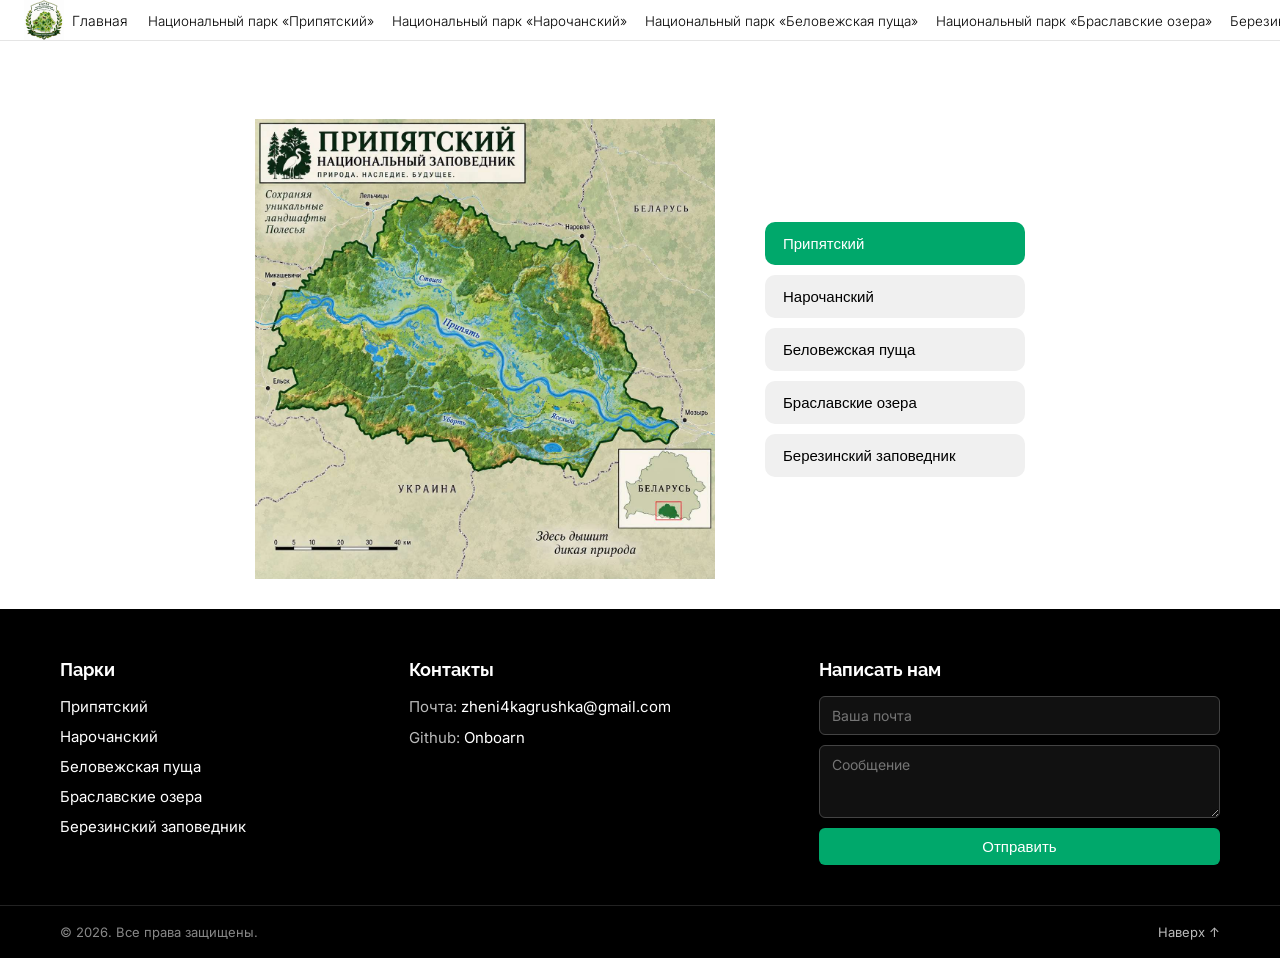
<file: index.html>
<!DOCTYPE html>
<html lang="ru">

<head>
    <meta charset="UTF-8">
    <meta name="viewport" content="width=device-width, initial-scale=1.0">
    <title>Национальные парки и заповедники Беларуси</title>
    <link rel="preconnect" href="https://fonts.googleapis.com">
    <link rel="preconnect" href="https://fonts.gstatic.com" crossorigin>
    <link
        href="https://fonts.googleapis.com/css2?family=Inter:wght@300;400;500;600&family=Raleway:wght@600;700;800&display=swap"
        rel="stylesheet">
    <link rel="stylesheet" href="style.css">
</head>

<body>

    <header class="site-header">
        <div class="container header-row">
            <a class="logo" href="index.html"><img src="image/main.png" alt="">Главная</a>
            <nav>
                <ul>
                    <li><a href="pripyat.html">Национальный парк «Припятский»</a></li>
                    <li><a href="narochan.html">Национальный парк «Нарочанский»</a></li>
                    <li><a href="belopusha.html">Национальный парк «Беловежская пуща»</a></li>
                    <li><a href="braslav.html">Национальный парк «Браславские озера»</a></li>
                    <li><a href="zapov.html">Березинский биосферный заповедник</a></li>
                    <li><a href="quiznic.html">Общая квиз-викторина</a></li>
                </ul>
            </nav>
        </div>
    </header>

    <main>

        <section class="switcher">
            <div class="container">
                <div class="block">
                    <a class="pic-link" id="pic-link" href="pripyat.html"><img id="pic"
                            src="image/IMG-4ac4da59d6d65d2def0ddf056c987865-V.jpg" alt="Припятский"></a>

                    <div class="buttons">
                        <button class="active" data-src="image/IMG-4ac4da59d6d65d2def0ddf056c987865-V.jpg"
                            data-href="pripyat.html">Припятский</button>
                        <button data-src="image/naroch.png" data-href="narochan.html">Нарочанский</button>
                        <button data-src="image/puscha.jpg" data-href="belopusha.html">Беловежская пуща</button>
                        <button data-src="image/braslav.jpg" data-href="braslav.html">Браславские озера</button>
                        <button data-src="image/ber.png" data-href="zapov.html">Березинский заповедник</button>
                    </div>
                </div>
            </div>
        </section>
    </main>

    <footer>
        <div class="footer-bar">
            <div class="container footer-top">

                <div class="footer-links">
                    <h4>Парки</h4>
                    <ul>
                        <li><a href="pripyat.html">Припятский</a></li>
                        <li><a href="narochan.html">Нарочанский</a></li>
                        <li><a href="belopusha.html">Беловежская пуща</a></li>
                        <li><a href="braslav.html">Браславские озера</a></li>
                        <li><a href="zapov.html">Березинский заповедник</a></li>
                    </ul>
                </div>

                <div class="footer-info">
                    <h4>Контакты</h4>
                    <p>Почта: <a href="mailto:zheni4kagrushka@gmail.com">zheni4kagrushka@gmail.com</a></p>
                    <p>Github: <a href="https://github.com/Onboarn" target="_blank" rel="noopener">Onboarn</a></p>
                </div>

                <form id="footer-form" class="footer-form">
                    <h4>Написать нам</h4>
                    <input type="email" id="footer-email" placeholder="Ваша почта" required>
                    <textarea id="footer-message" rows="3" placeholder="Сообщение" required></textarea>
                    <button type="submit">Отправить</button>
                </form>
            </div>

            <div class="footer-bottom">
                <div class="container footer-bottom-row">
                    <span>© 2026. Все права защищены.</span>
                    <a href="#" class="to-top">Наверх ↑</a>
                </div>
            </div>
        </div>
    </footer>

    <script>
        const pic = document.getElementById('pic');
        const picLink = document.getElementById('pic-link');
        const buttons = document.querySelectorAll('.buttons button');

        buttons.forEach(btn => {
            btn.addEventListener('click', () => {
                pic.src = btn.dataset.src;
                pic.alt = btn.textContent.trim();
                picLink.href = btn.dataset.href;

                buttons.forEach(b => b.classList.remove('active'));
                btn.classList.add('active');
            });
        });

        const footerForm = document.getElementById('footer-form');

        footerForm.addEventListener('submit', (e) => {
            e.preventDefault();

            const email = document.getElementById('footer-email').value.trim();
            const message = document.getElementById('footer-message').value.trim();

            const subject = 'Сообщение с сайта';
            const body = message + '\n\nОтвет отправить на: ' + email;

            window.location.href =
                'mailto:zheni4kagrushka@gmail.com' +
                '?subject=' + encodeURIComponent(subject) +
                '&body=' + encodeURIComponent(body);

            footerForm.reset();
        });
    </script>
</body>

</html>
</file>
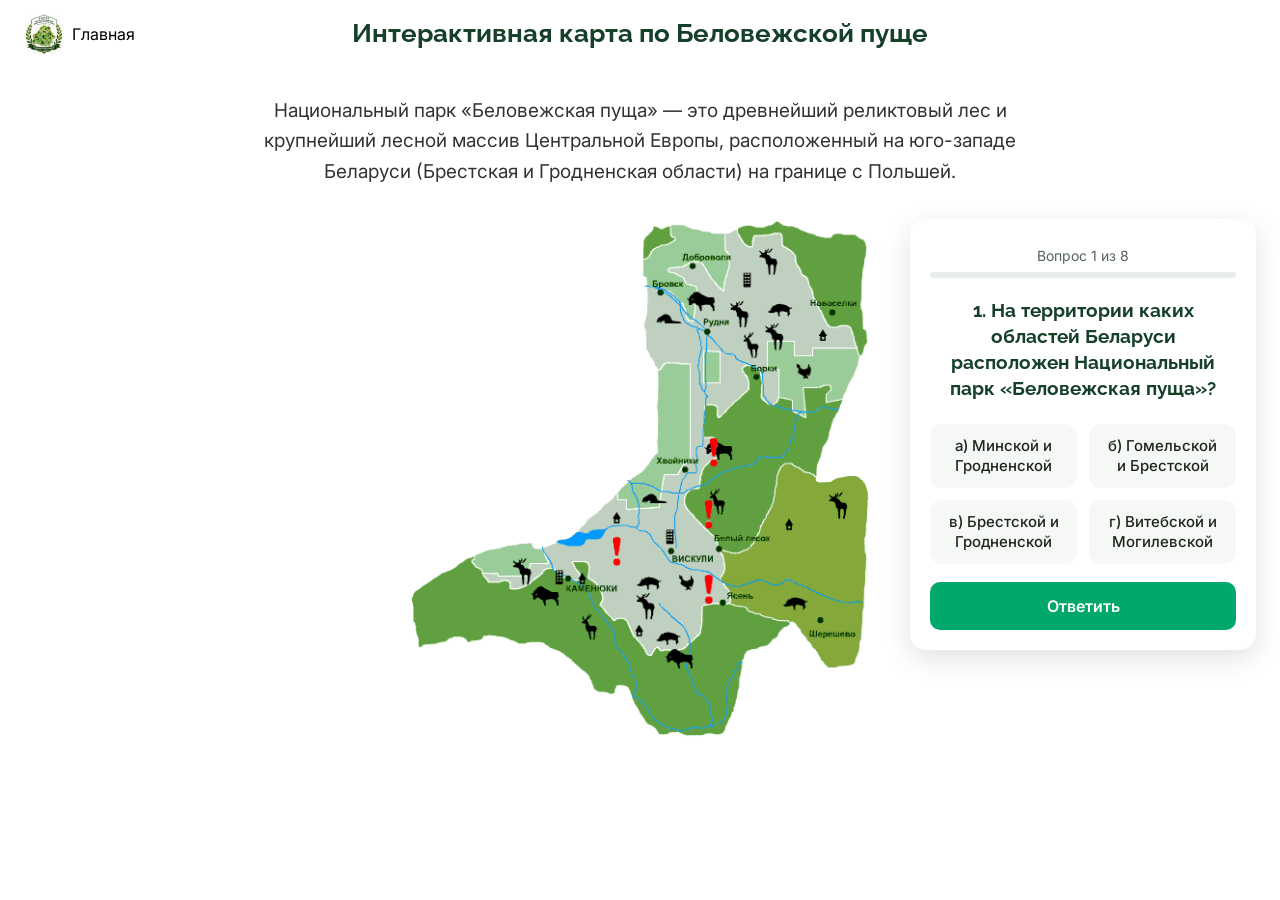
<file: belopusha.html>
<!DOCTYPE html>
<html lang="ru">

<head>
    <meta charset="UTF-8">
    <meta name="viewport" content="width=device-width, initial-scale=1.0, maximum-scale=1.0, user-scalable=no">
    <link rel="preconnect" href="https://fonts.googleapis.com">
    <link rel="preconnect" href="https://fonts.gstatic.com" crossorigin>
    <link
        href="https://fonts.googleapis.com/css2?family=Inter:wght@300;400;500;600&family=Raleway:wght@600;700;800&display=swap"
        rel="stylesheet">
    <link rel="stylesheet" href="zapov.css">
    <title>Припятский национальный заповедник</title>
</head>

<body>
    <div class="container">
        <div class="text">
            <a href="index.html"><img src="image/main.png" alt="main">Главная</a>
            <h1>Интерактивная карта по Беловежской пуще</h1>
        </div>
        <div class="dopinfa">
            <p>
                Национальный парк «Беловежская пуща» — это древнейший реликтовый лес и крупнейший лесной массив
                Центральной Европы, расположенный на юго-западе Беларуси (Брестская и Гродненская области) на границе с
                Польшей.
            </p>
        </div>
        <div class="vmeste">
            <div class="map-stage">
                <img src="image/puscha.jpg" alt="Карта">
                <div class="hotspot-layer"></div>
            </div>

            <div class="quiz-container" id="quiz">
                <div class="quiz-header">
                    <div class="quiz-progress">
                        <span id="quiz-counter">Вопрос 1 из 8</span>
                        <div class="quiz-bar">
                            <div id="quiz-bar-fill"></div>
                        </div>
                    </div>
                    <h2 id="question">Вопрос появится здесь</h2>
                    <ul id="answer-list">
                        <li>
                            <input type="radio" name="answer" id="ans1" value="0">
                            <label for="ans1">Вариант А</label>
                        </li>
                        <li>
                            <input type="radio" name="answer" id="ans2" value="1">
                            <label for="ans2">Вариант Б</label>
                        </li>
                        <li>
                            <input type="radio" name="answer" id="ans3" value="2">
                            <label for="ans3">Вариант В</label>
                        </li>
                        <li>
                            <input type="radio" name="answer" id="ans4" value="3">
                            <label for="ans4">Вариант Г</label>
                        </li>
                    </ul>
                    <button id="submit">Ответить</button>
                </div>
            </div>
        </div>
    </div>

    <div class="popup-overlay" hidden></div>
    <div class="map-popup" hidden>
        <button type="button" class="popup-close" aria-label="Закрыть">×</button>
        <h2 class="popup-title"></h2>

        <details class="popup-details1">
            <summary class="popup-summary1"></summary>
            <p class="popup-text"></p>
        </details>

        <details class="popup-details2">
            <summary class="popup-summary2"></summary>
            <video class="popup-video" controls playsinline hidden></video>
        </details>
    </div>

    <script src="belopusha.js"></script>
</body>

</html>
</file>
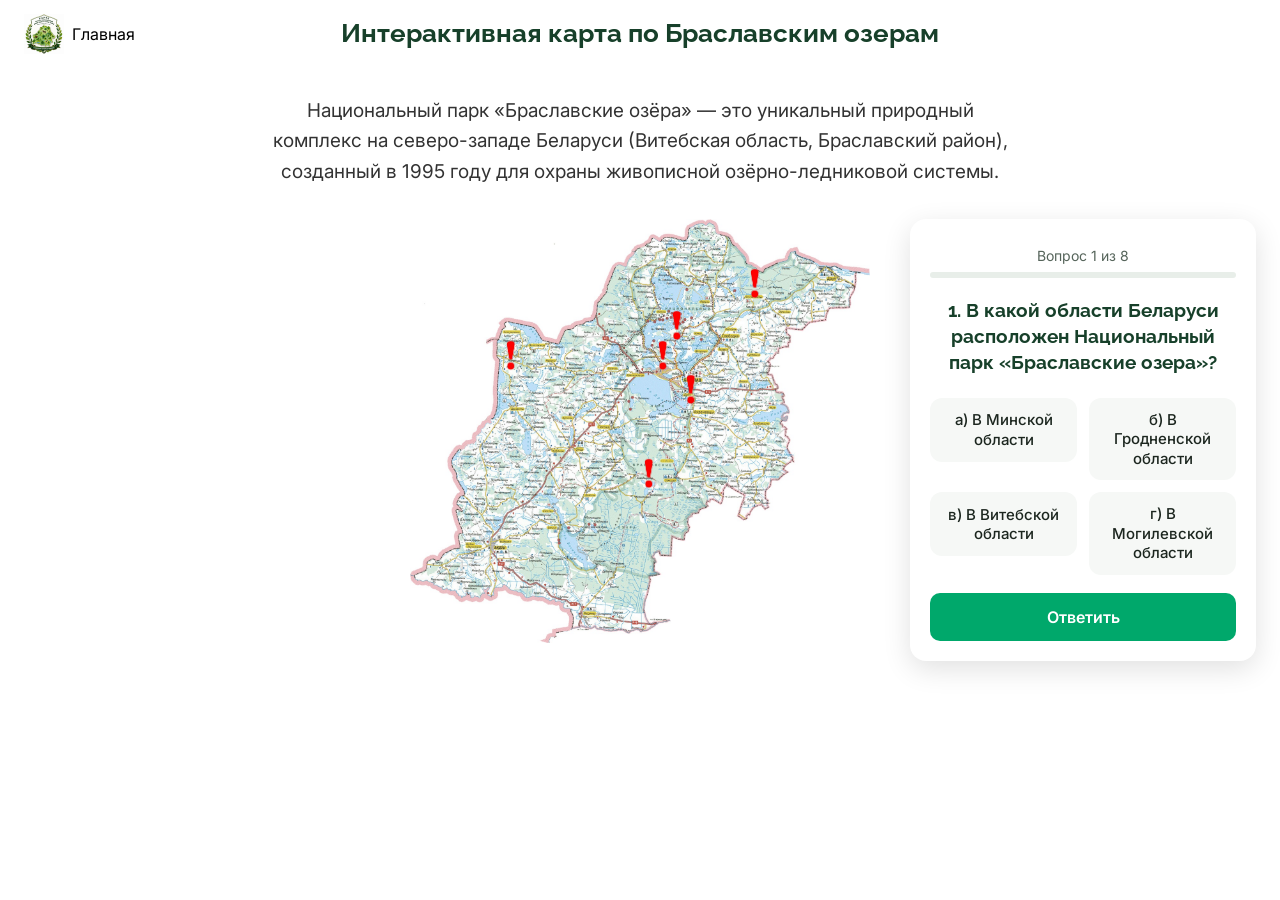
<file: braslav.html>
<!DOCTYPE html>
<html lang="ru">

<head>
    <meta charset="UTF-8">
    <meta name="viewport" content="width=device-width, initial-scale=1.0, maximum-scale=1.0, user-scalable=no">
    <link rel="preconnect" href="https://fonts.googleapis.com">
    <link rel="preconnect" href="https://fonts.gstatic.com" crossorigin>
    <link
        href="https://fonts.googleapis.com/css2?family=Inter:wght@300;400;500;600&family=Raleway:wght@600;700;800&display=swap"
        rel="stylesheet">
    <link rel="stylesheet" href="zapov.css">
    <title>Припятский национальный заповедник</title>
</head>

<body>
    <div class="container">
        <div class="text">
            <a href="index.html"><img src="image/main.png" alt="main">Главная</a>
            <h1>Интерактивная карта по Браславским озерам</h1>
        </div>
        <div class="dopinfa">
            <p>
                Национальный парк «Браславские озёра» — это уникальный природный комплекс на северо-западе Беларуси
                (Витебская область, Браславский район), созданный в 1995 году для охраны живописной озёрно-ледниковой
                системы.
            </p>
        </div>
        <div class="vmeste">
            <div class="map-stage">
                <img src="image/braslav.jpg" alt="Карта">
                <div class="hotspot-layer"></div>
            </div>

            <div class="quiz-container" id="quiz">
                <div class="quiz-header">
                    <div class="quiz-progress">
                        <span id="quiz-counter">Вопрос 1 из 8</span>
                        <div class="quiz-bar">
                            <div id="quiz-bar-fill"></div>
                        </div>
                    </div>
                    <h2 id="question">Вопрос появится здесь</h2>
                    <ul id="answer-list">
                        <li>
                            <input type="radio" name="answer" id="ans1" value="0">
                            <label for="ans1">Вариант А</label>
                        </li>
                        <li>
                            <input type="radio" name="answer" id="ans2" value="1">
                            <label for="ans2">Вариант Б</label>
                        </li>
                        <li>
                            <input type="radio" name="answer" id="ans3" value="2">
                            <label for="ans3">Вариант В</label>
                        </li>
                        <li>
                            <input type="radio" name="answer" id="ans4" value="3">
                            <label for="ans4">Вариант Г</label>
                        </li>
                    </ul>
                    <button id="submit">Ответить</button>
                </div>
            </div>
        </div>
    </div>

    <div class="popup-overlay" hidden></div>
    <div class="map-popup" hidden>
        <button type="button" class="popup-close" aria-label="Закрыть">×</button>
        <h2 class="popup-title"></h2>

        <details class="popup-details1">
            <summary class="popup-summary1"></summary>
            <p class="popup-text"></p>
        </details>

        <details class="popup-details2">
            <summary class="popup-summary2"></summary>
            <video class="popup-video" controls playsinline hidden></video>
        </details>
    </div>

    <script src="braslav.js"></script>
</body>

</html>
</file>
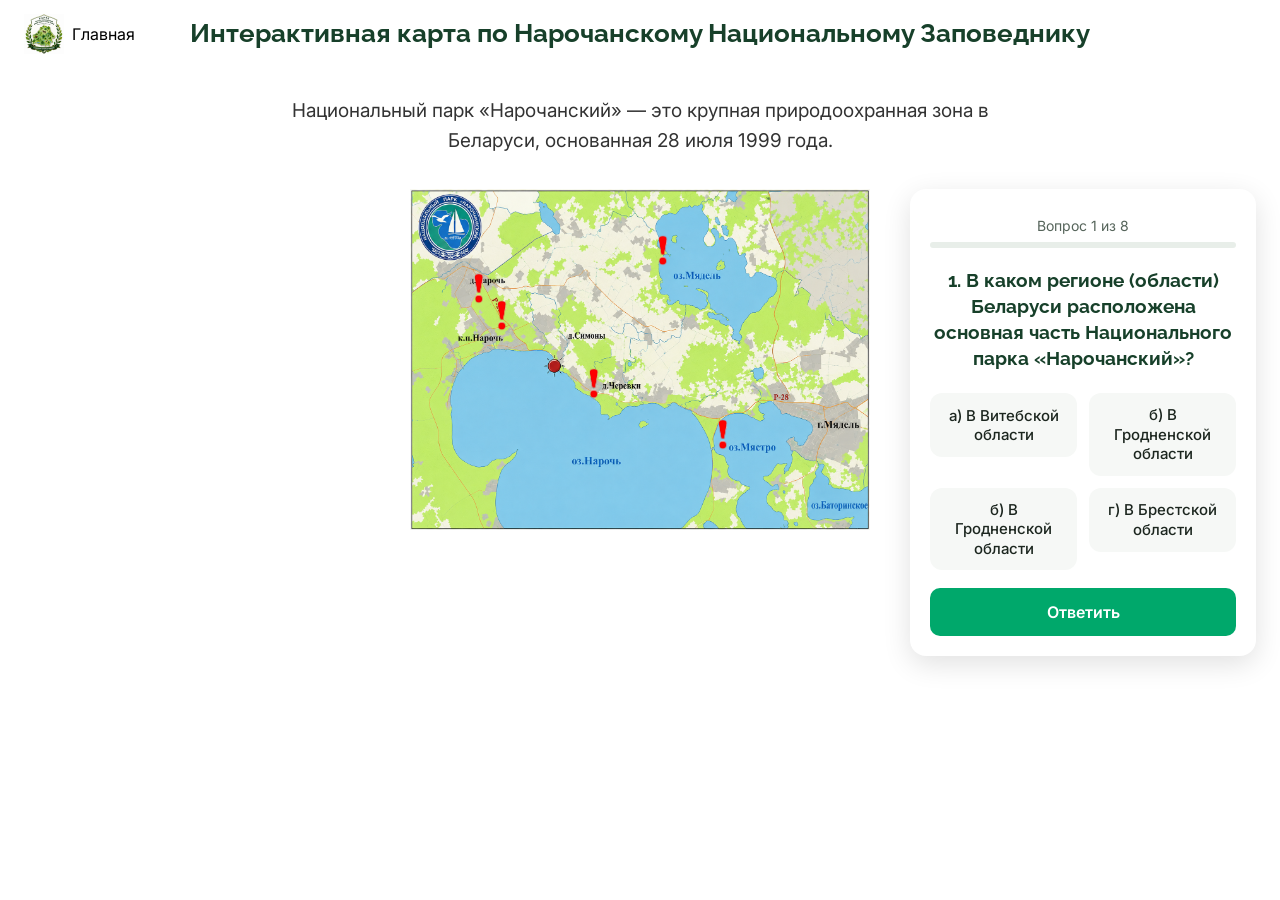
<file: narochan.html>
<!DOCTYPE html>
<html lang="ru">

<head>
    <meta charset="UTF-8">
    <meta name="viewport" content="width=device-width, initial-scale=1.0, maximum-scale=1.0, user-scalable=no">
    <link rel="preconnect" href="https://fonts.googleapis.com">
    <link rel="preconnect" href="https://fonts.gstatic.com" crossorigin>
    <link
        href="https://fonts.googleapis.com/css2?family=Inter:wght@300;400;500;600&family=Raleway:wght@600;700;800&display=swap"
        rel="stylesheet">
    <link rel="stylesheet" href="zapov.css">
    <title>Припятский национальный заповедник</title>
</head>

<body>
    <div class="container">
        <div class="text">
            <a href="index.html"><img src="image/main.png" alt="main">Главная</a>
            <h1>Интерактивная карта по Нарочанскому Национальному Заповеднику</h1>
        </div>
        <div class="dopinfa">
            <p>
                Национальный парк «Нарочанский» — это крупная природоохранная зона в Беларуси, основанная 28 июля 1999
                года.
        </div>
        <div class="vmeste">
            <div class="map-stage">
                <img src="image/naroch.png" alt="Карта">
                <div class="hotspot-layer"></div>
            </div>

            <div class="quiz-container" id="quiz">
                <div class="quiz-header">
                    <div class="quiz-progress">
                        <span id="quiz-counter">Вопрос 1 из 8</span>
                        <div class="quiz-bar">
                            <div id="quiz-bar-fill"></div>
                        </div>
                    </div>
                    <h2 id="question">Вопрос появится здесь</h2>
                    <ul id="answer-list">
                        <li>
                            <input type="radio" name="answer" id="ans1" value="0">
                            <label for="ans1">Вариант А</label>
                        </li>
                        <li>
                            <input type="radio" name="answer" id="ans2" value="1">
                            <label for="ans2">Вариант Б</label>
                        </li>
                        <li>
                            <input type="radio" name="answer" id="ans3" value="2">
                            <label for="ans3">Вариант В</label>
                        </li>
                        <li>
                            <input type="radio" name="answer" id="ans4" value="3">
                            <label for="ans4">Вариант Г</label>
                        </li>
                    </ul>
                    <button id="submit">Ответить</button>
                </div>
            </div>
        </div>
    </div>

    <div class="popup-overlay" hidden></div>
    <div class="map-popup" hidden>
        <button type="button" class="popup-close" aria-label="Закрыть">×</button>
        <h2 class="popup-title"></h2>

        <details class="popup-details1">
            <summary class="popup-summary1"></summary>
            <p class="popup-text"></p>
        </details>

        <details class="popup-details2">
            <summary class="popup-summary2"></summary>
            <video class="popup-video" controls playsinline hidden></video>
        </details>
    </div>

    <script src="narochan.js"></script>
</body>

</html>
</file>
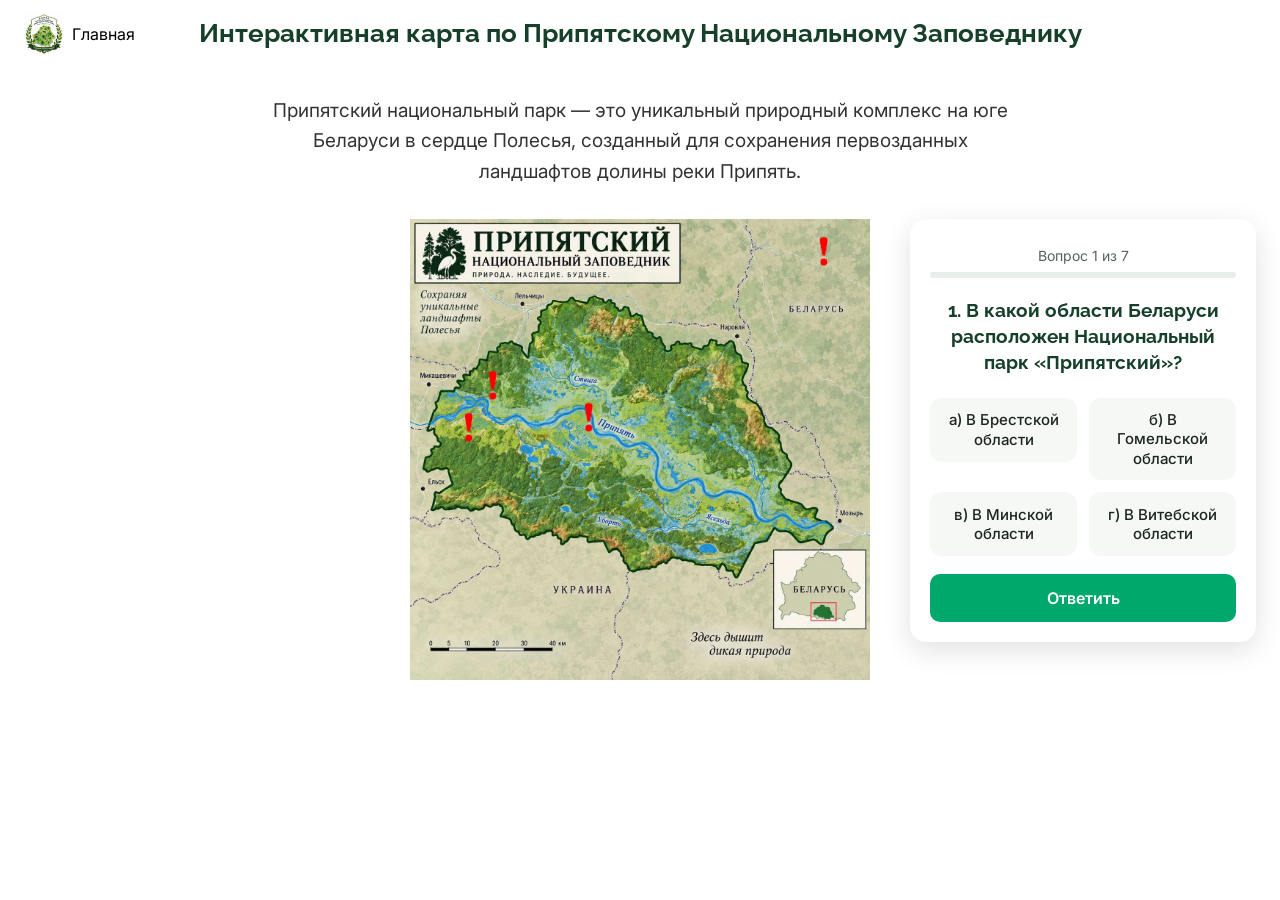
<file: pripyat.html>
<!DOCTYPE html>
<html lang="ru">

<head>
    <meta charset="UTF-8">
    <meta name="viewport" content="width=device-width, initial-scale=1.0, maximum-scale=1.0, user-scalable=no">
    <link rel="preconnect" href="https://fonts.googleapis.com">
    <link rel="preconnect" href="https://fonts.gstatic.com" crossorigin>
    <link
        href="https://fonts.googleapis.com/css2?family=Inter:wght@300;400;500;600&family=Raleway:wght@600;700;800&display=swap"
        rel="stylesheet">
    <link rel="stylesheet" href="zapov.css">
    <title>Припятский национальный заповедник</title>
</head>

<body>
    <div class="container">
        <div class="text">
            <a href="index.html"><img src="image/main.png" alt="main">Главная</a>
            <h1>Интерактивная карта по Припятскому Национальному Заповеднику</h1>
        </div>
        <div class="dopinfa">
            <p>
                Припятский национальный парк — это уникальный природный комплекс на юге Беларуси в сердце Полесья,
                созданный для сохранения первозданных ландшафтов долины реки Припять.
            </p>
        </div>
        <div class="vmeste">
            <div class="map-stage">
                <img src="image/IMG-4ac4da59d6d65d2def0ddf056c987865-V.jpg" alt="Карта">
                <div class="hotspot-layer"></div>
            </div>

            <div class="quiz-container" id="quiz">
                <div class="quiz-header">
                    <div class="quiz-progress">
                        <span id="quiz-counter">Вопрос 1 из 8</span>
                        <div class="quiz-bar">
                            <div id="quiz-bar-fill"></div>
                        </div>
                    </div>
                    <h2 id="question">Вопрос появится здесь</h2>
                    <ul id="answer-list">
                        <li>
                            <input type="radio" name="answer" id="ans1" value="0">
                            <label for="ans1">Вариант А</label>
                        </li>
                        <li>
                            <input type="radio" name="answer" id="ans2" value="1">
                            <label for="ans2">Вариант Б</label>
                        </li>
                        <li>
                            <input type="radio" name="answer" id="ans3" value="2">
                            <label for="ans3">Вариант В</label>
                        </li>
                        <li>
                            <input type="radio" name="answer" id="ans4" value="3">
                            <label for="ans4">Вариант Г</label>
                        </li>
                    </ul>
                    <button id="submit">Ответить</button>
                </div>
            </div>
        </div>
    </div>

    <div class="popup-overlay" hidden></div>
    <div class="map-popup" hidden>
        <button type="button" class="popup-close" aria-label="Закрыть">×</button>
        <h2 class="popup-title"></h2>

        <details class="popup-details1">
            <summary class="popup-summary1"></summary>
            <p class="popup-text"></p>
        </details>

        <details class="popup-details2">
            <summary class="popup-summary2"></summary>
            <video class="popup-video" controls playsinline hidden></video>
        </details>
    </div>

    <script src="pripyat.js"></script>
</body>

</html>
</file>
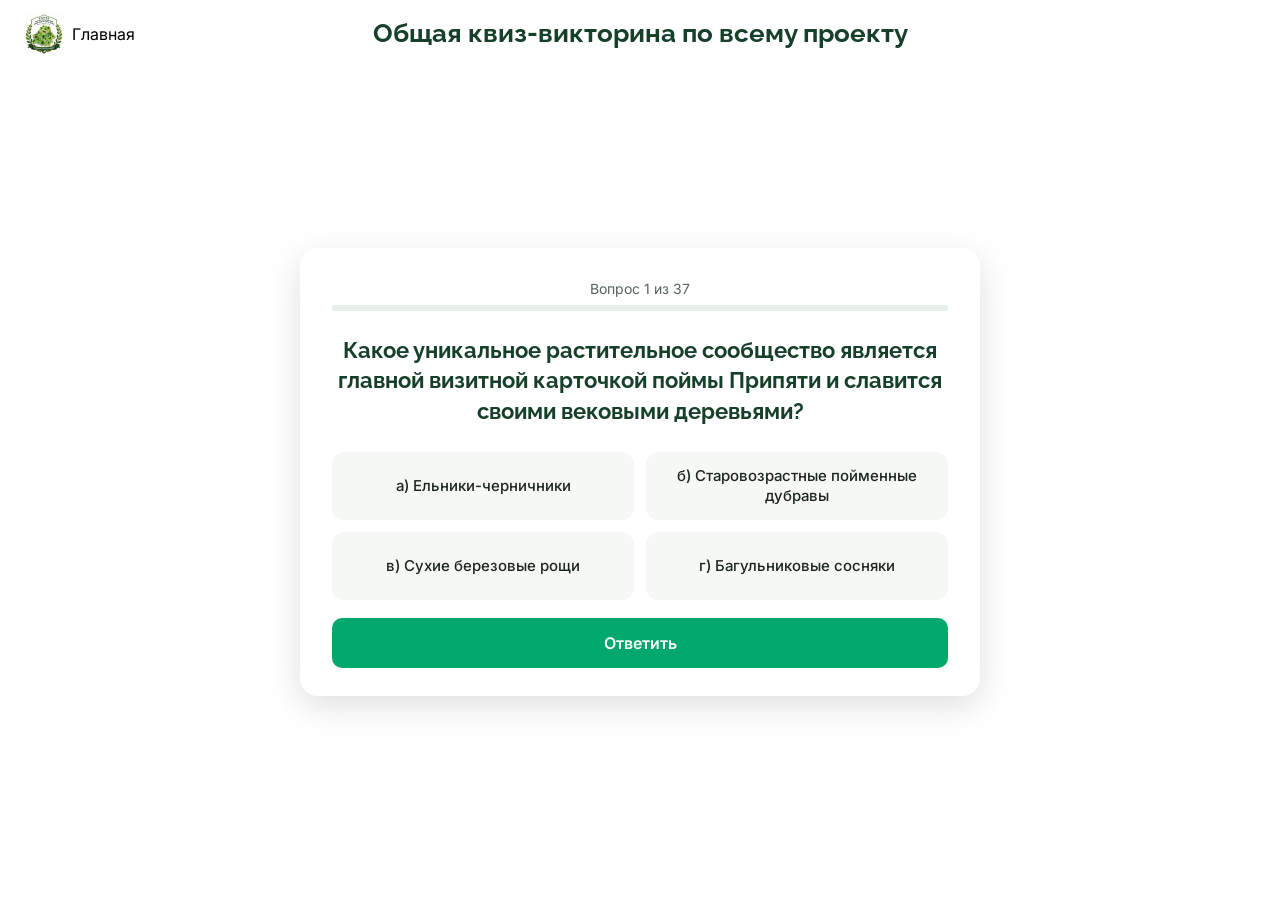
<file: quiznic.html>
<!DOCTYPE html>
<html lang="ru">

<head>
    <meta charset="UTF-8">
    <meta name="viewport" content="width=device-width, initial-scale=1.0">
    <title>Общая квиз-викторина по всему проекту</title>
    <link rel="preconnect" href="https://fonts.googleapis.com">
    <link rel="preconnect" href="https://fonts.gstatic.com" crossorigin>
    <link
        href="https://fonts.googleapis.com/css2?family=Inter:wght@300;400;500;600&family=Raleway:wght@600;700;800&display=swap"
        rel="stylesheet">
    <link rel="stylesheet" href="quiznic.css">
</head>

<body>
    <div class="container">
        <div class="text">
            <a href="index.html"><img src="image/main.png" alt="">Главная</a>
            <h1>Общая квиз-викторина по всему проекту</h1>
        </div>

        <div class="quiz-container" id="quiz">
            <div class="quiz-header">
                <div class="quiz-progress">
                    <span id="quiz-counter">Вопрос 1 из 32</span>
                    <div class="quiz-bar">
                        <div id="quiz-bar-fill"></div>
                    </div>
                </div>
                <h2 id="question">Вопрос появится здесь</h2>
                <ul id="answer-list"></ul>
                <button id="submit">Ответить</button>
            </div>
        </div>
    </div>

    <script src="quiznic.js"></script>
</body>

</html>
</file>
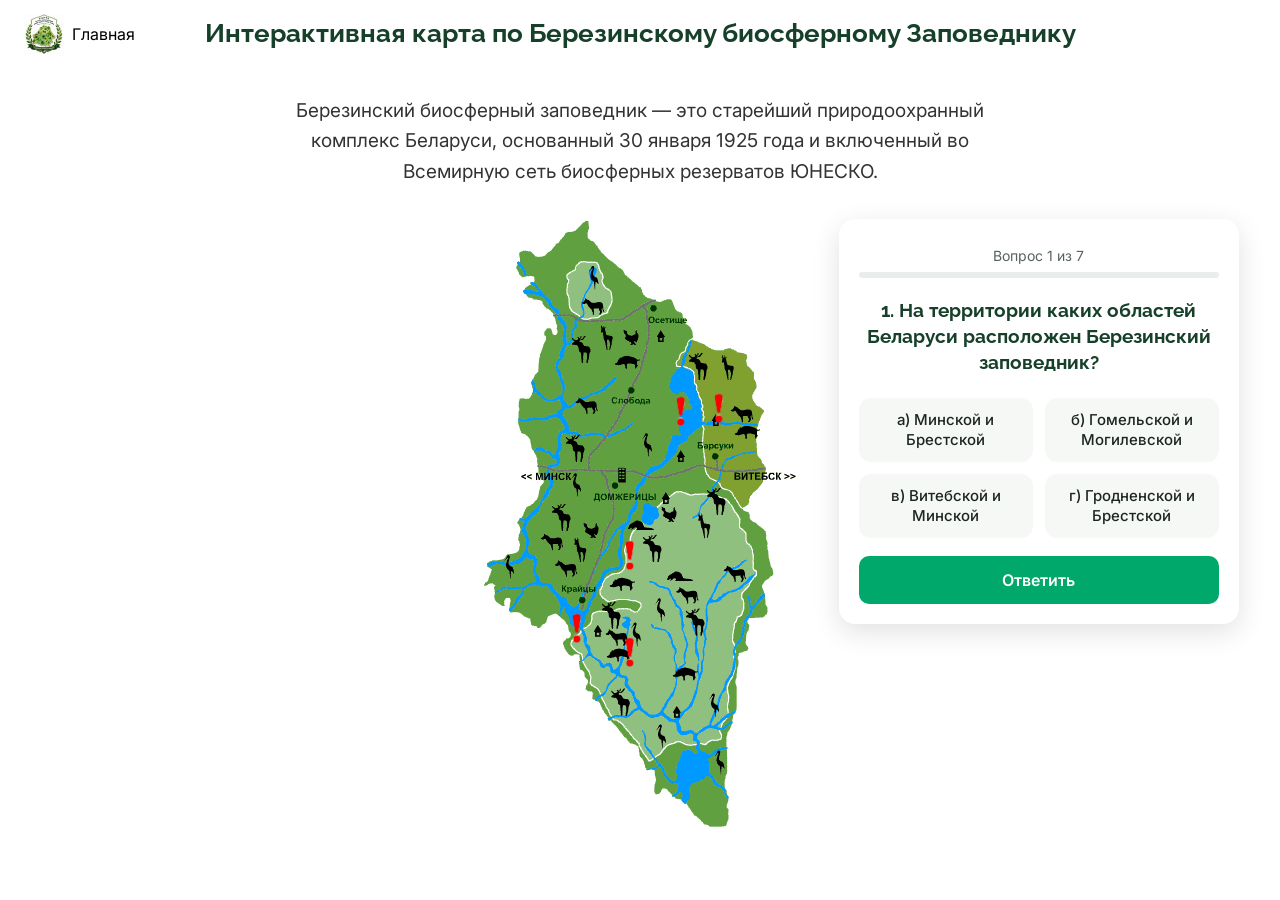
<file: zapov.html>
<!DOCTYPE html>
<html lang="ru">

<head>
    <meta charset="UTF-8">
    <meta name="viewport" content="width=device-width, initial-scale=1.0, maximum-scale=1.0, user-scalable=no">
    <link rel="preconnect" href="https://fonts.googleapis.com">
    <link rel="preconnect" href="https://fonts.gstatic.com" crossorigin>
    <link
        href="https://fonts.googleapis.com/css2?family=Inter:wght@300;400;500;600&family=Raleway:wght@600;700;800&display=swap"
        rel="stylesheet">
    <link rel="stylesheet" href="zapov.css">
    <title>Припятский национальный заповедник</title>
</head>

<body>
    <div class="container">
        <div class="text">
            <a href="index.html"><img src="image/main.png" alt="main">Главная</a>
            <h1>Интерактивная карта по Березинскому биосферному Заповеднику</h1>
        </div>
        <div class="dopinfa">
            <p>
                Березинский биосферный заповедник — это старейший природоохранный комплекс Беларуси, основанный 30
                января 1925 года и включенный во Всемирную сеть биосферных резерватов ЮНЕСКО.
            </p>
        </div>
        <div class="vmeste">
            <div class="map-stage">
                <img src="image/ber.png" alt="Карта">
                <div class="hotspot-layer"></div>
            </div>

            <div class="quiz-container" id="quiz">
                <div class="quiz-header">
                    <div class="quiz-progress">
                        <span id="quiz-counter">Вопрос 1 из 8</span>
                        <div class="quiz-bar">
                            <div id="quiz-bar-fill"></div>
                        </div>
                    </div>
                    <h2 id="question">Вопрос появится здесь</h2>
                    <ul id="answer-list">
                        <li>
                            <input type="radio" name="answer" id="ans1" value="0">
                            <label for="ans1">Вариант А</label>
                        </li>
                        <li>
                            <input type="radio" name="answer" id="ans2" value="1">
                            <label for="ans2">Вариант Б</label>
                        </li>
                        <li>
                            <input type="radio" name="answer" id="ans3" value="2">
                            <label for="ans3">Вариант В</label>
                        </li>
                        <li>
                            <input type="radio" name="answer" id="ans4" value="3">
                            <label for="ans4">Вариант Г</label>
                        </li>
                    </ul>
                    <button id="submit">Ответить</button>
                </div>
            </div>
        </div>
    </div>

    <div class="popup-overlay" hidden></div>
    <div class="map-popup" hidden>
        <button type="button" class="popup-close" aria-label="Закрыть">×</button>
        <h2 class="popup-title"></h2>

        <details class="popup-details1">
            <summary class="popup-summary1"></summary>
            <p class="popup-text"></p>
        </details>

        <details class="popup-details2">
            <summary class="popup-summary2"></summary>
            <video class="popup-video" controls playsinline hidden></video>
        </details>
    </div>

    <script src="zapov.js"></script>
</body>

</html>
</file>
<file: style.css>
/* Общие */
:root {
    --green: #00a86b;
    --green-dark: #008f5a;
}

html { scroll-behavior: smooth; }
html, body { margin: 0; padding: 0; }

body {
    display: flex;
    flex-direction: column;
    min-height: 100vh;
    font-family: "Inter", sans-serif;
    color: #111;
    background: #fff;
}

main { flex: 1; }

.container {
    width: 100%;
    max-width: 1200px;
    margin: 0 auto;
    padding: 0 20px;
    box-sizing: border-box;
}

a:focus-visible, button:focus-visible {
    outline: 3px solid var(--green);
    outline-offset: 3px;
}

/* Шапка */
.site-header { border-bottom: 1px solid #e5e5e5; }

.header-row {
    display: flex;
    justify-content: space-between;
    align-items: center;
    gap: 24px;
    padding-top: 12px;
    padding-bottom: 12px;
}

.logo {
    display: flex;
    align-items: center;
    gap: 8px;
    font-weight: 300;
    font-size: 14px;
    color: #000;
    text-decoration: none;
}
.logo img { width: 40px; height: 40px; object-fit: contain; }

.site-header nav ul {
    display: flex;
    flex-wrap: wrap;
    gap: 6px 24px;
    list-style: none;
    margin: 0;
    padding: 0;
}
.site-header nav a {
    font-weight: 300;
    font-size: 16px;
    color: #000;
    text-decoration: none;
}
.site-header nav a:hover { color: var(--green); }

/* Первый экран: текст + картинка */
.hero { padding: 48px 0 0; }

.hero-grid {
    display: grid;
    grid-template-columns: 1fr 1fr;
    gap: 48px;
    align-items: center;
}
.hero-text h1 {
    margin: 0 0 16px;
    font-family: "Raleway", sans-serif;
    font-weight: 700;
    font-size: clamp(2rem, 4.5vw, 3rem);
    line-height: 1.15;
}
.hero-text .lead {
    margin: 0;
    max-width: 520px;
    font-family: "Raleway", sans-serif;
    font-weight: 700;
    font-size: clamp(1.6rem, 3.4vw, 2.4rem);
    line-height: 1.25;
    color: #111;
}

.btn {
    display: inline-block;
    padding: 13px 22px;
    border-radius: 10px;
    font-size: 15px;
    text-decoration: none;
    transition: 0.2s;
}
.btn-primary { background: var(--green); color: #fff; }
.btn-primary:hover { background: var(--green-dark); }

.hero-image { display: flex; justify-content: center; }
.hero-image img { display: block; width: 100%; max-width: 480px; height: auto; }

/* Переключатель карт */
.switcher { margin-top: 48px; display: flex; justify-content: center; }

.block {
    display: flex;
    flex-direction: row;
    gap: 50px;
    align-items: center;
    justify-content: center;
}
.pic-link {
    display: block;
    flex-shrink: 0;
    max-width: 100%;
    line-height: 0;
    cursor: pointer;
}

.block img {
    width: 460px;
    max-width: 100%;
    height: 520px;
    object-fit: contain;
    border-radius: 12px;
}

.buttons {
    display: flex;
    flex-direction: column;
    gap: 10px;
    min-width: 260px;
}
.buttons button {
    padding: 13px 18px;
    border: none;
    background: #f0f0f0;
    cursor: pointer;
    text-align: left;
    border-radius: 10px;
    font-size: 15px;
    transition: 0.2s;
}
.buttons button:hover { background: #e0f5ea; }
.buttons button.active { background: var(--green); color: white; }

/* ===== Футер ===== */
footer {
    margin-top: auto;
}

.footer-bar {
    background: #000;
    color: #fff;
}

.footer-top {
    display: grid;
    grid-template-columns: 1fr 1.2fr 1.3fr;
    gap: 40px;
    padding-top: 50px;
    padding-bottom: 40px;
}

.footer-bar h3 {
    margin: 0 0 12px;
    font-family: "Raleway", sans-serif;
    font-weight: 700;
    font-size: 22px;
}

.footer-bar h4 {
    margin: 0 0 16px;
    font-family: "Raleway", sans-serif;
    font-weight: 700;
    font-size: 18px;
}

.footer-about p {
    margin: 0;
    font-size: 15px;
    line-height: 1.6;
    color: #bbb;
}

.footer-links ul {
    list-style: none;
    margin: 0;
    padding: 0;
}

.footer-links li {
    margin-bottom: 10px;
}

.footer-links a,
.footer-info a {
    color: #fff;
    text-decoration: none;
    font-size: 15px;
}

.footer-links a:hover,
.footer-info a:hover {
    text-decoration: underline;
}

.footer-info p {
    margin: 0 0 10px;
    font-size: 15px;
    line-height: 1.4;
    color: #bbb;
    word-break: break-word;
}

.footer-form {
    display: flex;
    flex-direction: column;
    gap: 10px;
}

.footer-form h4 {
    margin-bottom: 6px;
}

.footer-form input,
.footer-form textarea {
    width: 100%;
    box-sizing: border-box;
    padding: 10px 12px;
    background: #111;
    border: 1px solid #444;
    border-radius: 6px;
    color: #fff;
    font-family: "Inter", sans-serif;
    font-size: 14px;
    resize: vertical;
}

.footer-form input:focus,
.footer-form textarea:focus {
    outline: none;
    border-color: #00a86b;
}

.footer-form button {
    padding: 10px;
    background: #00a86b;
    color: #fff;
    border: none;
    border-radius: 6px;
    font-size: 15px;
    cursor: pointer;
}

.footer-form button:hover {
    background: #008f5a;
}

.footer-bottom {
    border-top: 1px solid #222;
    padding: 18px 0;
    font-size: 13px;
    color: #888;
}

.footer-bottom-row {
    display: flex;
    justify-content: space-between;
    align-items: center;
    gap: 16px;
}

.footer-bottom a {
    color: #bbb;
    text-decoration: none;
}

/* ===== Планшет ===== */
@media (max-width: 960px) {
    .header-row { flex-direction: column; align-items: flex-start; gap: 10px; }
    .hero-grid { grid-template-columns: 1fr; gap: 32px; }
    .hero-image { order: -1; }
    .hero-image img { max-width: 380px; }
    .block { flex-direction: column; gap: 24px; }
    .buttons { width: 100%; max-width: 460px; min-width: 0; }
    .footer-top { grid-template-columns: 1fr 1fr; }
}

/* ===== Телефон ===== */
@media (max-width: 699px) {
    .hero { padding-top: 28px; }
    .btn { display: block; text-align: center; }
    .switcher { margin-top: 48px; }
    .block { flex-direction: column; gap: 24px; }
    .block img { width: 100%; height: auto; max-height: 420px; }
    .buttons { flex-direction: column; flex-wrap: nowrap; width: 100%; }
    .buttons button { text-align: left; }
    .footer-top { grid-template-columns: 1fr; padding-top: 36px; }
}

@media (prefers-reduced-motion: reduce) {
    html { scroll-behavior: auto; }
    .btn, .buttons button { transition: none; }
}

/* ===== Шапка в одну строку (ПК) ===== */
@media (min-width: 1101px) {
    .site-header .container { max-width: none; padding: 0 24px; }
    .header-row { gap: 20px; }
    .logo { flex-shrink: 0; }
    .site-header nav ul { flex-wrap: nowrap; gap: 0 clamp(12px, 1.4vw, 24px); }
    .site-header nav a { white-space: nowrap; font-size: clamp(11px, 1.05vw, 15px); }
}
</file>
<file: zapov.css>
:root {
  --green: #00a86b;
  --green-dark: #008f5a;
  --forest: #17402a;
  --ink: #1c261f;
  --line: #e1e7e2;
}

html, body {
  margin: 0;
  overflow-x: hidden;
}

body {
  font-family: "Inter", sans-serif;
  color: var(--ink);
  background: #fff;
}

a:focus-visible,
button:focus-visible,
summary:focus-visible,
#answer-list input:focus-visible + label {
  outline: 3px solid var(--green);
  outline-offset: 3px;
}

.container {
  box-sizing: border-box;
  width: 100%;
  max-width: 1600px;
  margin: 0 auto;
  padding: 0 24px 56px;
}

.text {
  position: relative;
  display: flex;
  align-items: center;
  justify-content: center;
  min-height: 40px;
  padding: 14px 0;
}

.text a {
  position: absolute;
  left: 0;
  display: flex;
  align-items: center;
  gap: 8px;
  flex-shrink: 0;
  font-weight: 400;
  font-size: 16px;
  color: #000;
  text-decoration: none;
  transition: color 0.2s;
}

.text a:hover {
  color: var(--green-dark);
}

.text a img {
  width: 40px;
  height: 40px;
  object-fit: contain;
}

h1 {
  text-align: center;
  margin: 0;
  font-family: "Raleway", sans-serif;
  font-weight: 700;
  font-size: clamp(1.15rem, 2.2vw, 1.6rem);
  line-height: 1.25;
  color: var(--forest);
}

.dopinfa {
  margin: 28px 0 32px;
}

.dopinfa p {
  margin: 0 auto;
  max-width: 760px;
  font-size: 19px;
  line-height: 1.6;
  text-align: center;
  color: #333;
}

.vmeste {
  display: grid;
  grid-template-columns: minmax(0, 1fr);
  justify-items: center;
  gap: 28px;
  width: 100%;
}

.map-stage {
  position: relative;
  display: inline-block;
  width: auto;
  max-width: clamp(360px, 36vw, 560px);
  min-width: 280px;
  line-height: 0;
}

.map-stage img {
  display: block;
  max-width: 100%;
  max-height: calc(100vh - 180px);
  width: auto;
  height: auto;
}

.hotspot-layer {
  position: absolute;
  inset: 0;
  pointer-events: none;
}

.marker {
  position: absolute;
  transform: translate(-50%, -50%);
  width: 34px;
  height: 34px;
  padding: 0;
  border: none;
  border-radius: 50%;
  background: transparent;
  cursor: pointer;
  pointer-events: auto;
}

.marker img {
  width: 100%;
  height: 100%;
  border-radius: 50%;
  display: block;
  transition: opacity 0.2s;
}

.marker:focus:not(:focus-visible) {
  outline: none;
}


.marker:hover img {
  opacity: 0.8;
}

.map-popup {
  position: fixed;
  z-index: 20;
  box-sizing: border-box;
  width: min(520px, calc(100vw - 32px));
  max-width: 520px;
  min-width: 280px;
  max-height: 85vh;
  overflow-y: auto;
  padding: 30px 20px 20px;
  background: #fff;
  border-radius: 16px;
  box-shadow: 0 12px 36px rgba(0, 0, 0, 0.22);
  text-align: center;
}

.map-popup img,
.popup-inline {
  max-width: 100%;
  height: auto;
  max-height: 180px;
  object-fit: contain;
  display: block;
  margin: 0 auto 8px;
}

.popup-close {
  position: absolute;
  top: 8px;
  right: 8px;
  width: 34px;
  height: 34px;
  border: 0;
  border-radius: 50%;
  background: transparent;
  font-size: 22px;
  line-height: 1;
  color: #555;
  cursor: pointer;
  transition: background 0.2s;
}

.popup-close:hover {
  background: #f0f0f0;
}

.popup-title {
  display: block;
  margin: 0 0 10px;
  font-family: "Raleway", sans-serif;
  font-size: 1.35rem;
  font-weight: 700;
  line-height: 1.25;
  color: var(--forest);
  text-decoration: none;
}

.popup-title[href] {
  text-decoration: underline;
  text-decoration-color: var(--green);
  text-underline-offset: 4px;
}

.popup-title[href]:hover {
  color: var(--green-dark);
}

.popup-details1,
.popup-details2 {
  margin-top: 10px;
  text-align: left;
  background: #f4f7f5;
  border-radius: 12px;
  padding: 0 14px;
}

.popup-summary1,
.popup-summary2 {
  display: flex;
  align-items: center;
  justify-content: space-between;
  gap: 10px;
  cursor: pointer;
  font-weight: 600;
  font-size: 16px;
  line-height: 1.3;
  color: var(--forest);
  padding: 12px 0;
  list-style: none;
}

.popup-summary1::-webkit-details-marker,
.popup-summary2::-webkit-details-marker {
  display: none;
}

.popup-summary1::after,
.popup-summary2::after {
  content: "";
  flex-shrink: 0;
  width: 8px;
  height: 8px;
  border-right: 2px solid var(--green);
  border-bottom: 2px solid var(--green);
  transform: rotate(45deg);
  transition: transform 0.2s;
}

details[open] > .popup-summary1::after,
details[open] > .popup-summary2::after {
  transform: rotate(-135deg);
}

.popup-video {
  display: block;
  width: 100%;
  height: auto;
  max-height: 320px;
  margin: 0 0 14px;
  border-radius: 10px;
  background: #000;
}

.popup-text {
  margin: 0 0 14px;
  font-size: 15px;
  line-height: 1.55;
  color: #333;
}

.quiz-container {
  position: static;
  width: 100%;
  max-width: 420px;
}

#quiz {
  text-align: center;
}

.quiz-header,
.quiz-complete {
  box-sizing: border-box;
  width: 100%;
  background: #fff;
  border-radius: 16px;
  box-shadow: 0 8px 28px rgba(0, 0, 0, 0.12);
  text-align: center;
}

.quiz-header {
  padding: 28px 20px 20px;
}

#question {
  margin: 0;
  font-family: "Raleway", sans-serif;
  font-weight: 700;
  font-size: 1.2rem;
  line-height: 1.35;
  color: var(--forest);
}

#answer-list {
  display: grid;
  grid-template-columns: 1fr 1fr;
  gap: 12px;
  list-style: none;
  padding: 0;
  margin: 22px 0 8px;
}

#answer-list li {
  margin: 0;
  position: relative;
}

#answer-list input[type="radio"] {
  position: absolute;
  opacity: 0;
  width: 0;
  height: 0;
}

#answer-list label {
  display: flex;
  align-items: center;
  justify-content: center;
  min-height: 64px;
  padding: 12px 14px;
  background: #f6f8f6;
  border: none;
  border-radius: 12px;
  cursor: pointer;
  font-size: 15px;
  font-weight: 500;
  line-height: 1.3;
  color: var(--ink);
  text-align: center;
  transition: background 0.2s, border-color 0.2s;
  user-select: none;
  width: 100%;
  box-sizing: border-box;
}

#answer-list label:hover {
  background: #e8f6ee;
}

#answer-list li.selected label,
#answer-list input:checked + label {
  background: #cdeedd;
  color: var(--forest);
  font-weight: 600;
}

.quiz-progress {
  margin-bottom: 20px;
}

#quiz-counter {
  display: block;
  margin-bottom: 8px;
  font-size: 14px;
  color: #55645a;
}

.quiz-bar {
  height: 6px;
  border-radius: 3px;
  background: #e8eee9;
  overflow: hidden;
}

#quiz-bar-fill {
  width: 0;
  height: 100%;
  background: var(--green);
  transition: width 0.3s;
}

#answer-list.answered label {
  cursor: default;
}

#answer-list.answered label:hover {
  background: #f6f8f6;
}

#answer-list li.correct label,
#answer-list.answered li.correct label:hover {
  background: #c9f0d9;
  color: #0d4a2a;
  font-weight: 600;
}

#answer-list li.wrong label,
#answer-list.answered li.wrong label:hover {
  background: #fbd9d6;
  color: #7a1f17;
  font-weight: 600;
}

#submit {
  display: block;
  width: 100%;
  margin-top: 18px;
  padding: 14px;
  background: var(--green);
  color: #fff;
  border: none;
  border-radius: 10px;
  font-family: "Inter", sans-serif;
  font-size: 16px;
  font-weight: 600;
  cursor: pointer;
  transition: background 0.2s;
}

#submit:hover {
  background: var(--green-dark);
}

.quiz-complete {
  display: flex;
  flex-direction: column;
  align-items: center;
  justify-content: center;
  padding: 40px 24px;
}

.quiz-complete h2 {
  margin: 0 0 12px;
  font-family: "Raleway", sans-serif;
  font-size: 1.4rem;
  color: var(--forest);
}

.restart-btn {
  display: block;
  width: fit-content;
  min-width: 220px;
  margin-top: 24px;
  padding: 14px 32px;
  background: var(--green);
  color: #fff;
  border: none;
  border-radius: 10px;
  font-family: "Inter", sans-serif;
  font-size: 16px;
  font-weight: 600;
  cursor: pointer;
  transition: background 0.2s;
}

.restart-btn:hover {
  background: var(--green-dark);
}

@media (max-width: 980px) {
  .container {
    padding: 0 16px 40px;
  }

  .text {
    flex-direction: column;
    align-items: center;
    gap: 8px;
  }

  .text a {
    position: static;
  }

  .dopinfa {
    margin: 24px 0 28px;
  }

  .dopinfa p {
    font-size: 17px;
  }

  .vmeste {
    grid-template-columns: 1fr;
    justify-items: center;
    gap: 28px;
  }

  .map-stage {
    width: 100%;
    max-width: 100%;
  }

  .map-stage img {
    max-height: none;
  }

  .quiz-container {
    position: static;
    width: 100%;
    max-width: 420px;
  }

  #answer-list {
    grid-template-columns: 1fr;
    gap: 10px;
  }

  #answer-list label {
    min-height: 54px;
    justify-content: flex-start;
    text-align: left;
  }

  .map-popup {
    left: 50% !important;
    right: auto !important;
    top: auto !important;
    bottom: 16px !important;
    transform: translateX(-50%) !important;
    width: calc(100vw - 24px) !important;
    max-width: none !important;
    max-height: 75vh;
  }

  .popup-video {
    max-height: 220px;
  }

  .map-popup img,
  .popup-inline {
    max-height: 140px;
  }
}

@media (min-width: 1101px) {
  .vmeste {
    grid-template-columns: minmax(0, 1fr) auto minmax(0, 1fr);
    justify-items: stretch;
    align-items: start;
    gap: 40px;
  }

  .map-stage {
    grid-column: 2;
    justify-self: center;
  }

  .quiz-container {
    grid-column: 3;
    position: sticky;
    top: 24px;
    justify-self: start;
    max-width: 400px;
  }
}

@media (prefers-reduced-motion: reduce) {
  .marker img,
  .popup-summary1::after,
  .popup-summary2::after,
  #answer-list label,
  #submit,
  #quiz-bar-fill,
  .restart-btn {
    transition: none;
  }
}
</file>
<file: quiznic.css>
:root {
  --green: #00a86b;
  --green-dark: #008f5a;
  --forest: #17402a;
  --ink: #1c261f;
  --muted: #55645a;
}

html, body {
  margin: 0;
  overflow-x: hidden;
}

body {
  font-family: "Inter", sans-serif;
  color: var(--ink);
  background: #fff;
}

a:focus-visible,
button:focus-visible,
#answer-list input:focus-visible + label {
  outline: 3px solid var(--green);
  outline-offset: 3px;
}

.container {
  box-sizing: border-box;
  display: flex;
  flex-direction: column;
  width: 100%;
  min-height: 100vh;
  max-width: 1600px;
  margin: 0 auto;
  padding: 0 24px 48px;
}

.text {
  position: relative;
  display: flex;
  align-items: center;
  justify-content: center;
  min-height: 40px;
  padding: 14px 0;
}

.text a {
  position: absolute;
  left: 0;
  display: flex;
  align-items: center;
  gap: 8px;
  font-size: 16px;
  color: #000;
  text-decoration: none;
  transition: color 0.2s;
}

.text a:hover {
  color: var(--green-dark);
}

.text a img {
  width: 40px;
  height: 40px;
  object-fit: contain;
}

h1 {
  margin: 0;
  text-align: center;
  font-family: "Raleway", sans-serif;
  font-weight: 700;
  font-size: clamp(1.15rem, 2.2vw, 1.6rem);
  line-height: 1.25;
  color: var(--forest);
}

.quiz-container {
  width: 100%;
  max-width: 680px;
  margin: auto;
  padding-top: 24px;
}

.quiz-header,
.quiz-complete {
  box-sizing: border-box;
  width: 100%;
  background: #fff;
  border-radius: 18px;
  box-shadow: 0 10px 34px rgba(0, 0, 0, 0.13);
  text-align: center;
}

.quiz-header {
  padding: 32px 32px 28px;
}

.quiz-progress {
  margin-bottom: 24px;
}

#quiz-counter {
  display: block;
  margin-bottom: 8px;
  font-size: 14px;
  color: var(--muted);
}

.quiz-bar {
  height: 6px;
  border-radius: 3px;
  background: #e8eee9;
  overflow: hidden;
}

#quiz-bar-fill {
  width: 0;
  height: 100%;
  background: var(--green);
  transition: width 0.3s;
}

#question {
  margin: 0;
  font-family: "Raleway", sans-serif;
  font-weight: 700;
  font-size: 1.4rem;
  line-height: 1.35;
  color: var(--forest);
}

#answer-list {
  display: grid;
  grid-template-columns: 1fr 1fr;
  gap: 12px;
  list-style: none;
  padding: 0;
  margin: 26px 0 8px;
}

#answer-list li {
  margin: 0;
  position: relative;
}

#answer-list input[type="radio"] {
  position: absolute;
  opacity: 0;
  width: 0;
  height: 0;
}

#answer-list label {
  display: flex;
  align-items: center;
  justify-content: center;
  box-sizing: border-box;
  width: 100%;
  height: 100%;
  min-height: 68px;
  padding: 12px 16px;
  background: #f6f8f6;
  border-radius: 12px;
  cursor: pointer;
  font-size: 15px;
  font-weight: 500;
  line-height: 1.35;
  color: var(--ink);
  text-align: center;
  transition: background 0.2s;
  user-select: none;
}

#answer-list label:hover {
  background: #e8f6ee;
}

#answer-list li.selected label,
#answer-list input:checked + label {
  background: #cdeedd;
  color: var(--forest);
  font-weight: 600;
}

#answer-list.answered label {
  cursor: default;
}

#answer-list.answered label:hover {
  background: #f6f8f6;
}

#answer-list li.correct label,
#answer-list.answered li.correct label:hover {
  background: #c9f0d9;
  color: #0d4a2a;
  font-weight: 600;
}

#answer-list li.wrong label,
#answer-list.answered li.wrong label:hover {
  background: #fbd9d6;
  color: #7a1f17;
  font-weight: 600;
}

#submit,
.restart-btn {
  display: block;
  background: var(--green);
  color: #fff;
  border: none;
  border-radius: 10px;
  font-family: "Inter", sans-serif;
  font-size: 16px;
  font-weight: 600;
  cursor: pointer;
  transition: background 0.2s;
}

#submit {
  width: 100%;
  margin-top: 18px;
  padding: 15px;
}

#submit:hover,
.restart-btn:hover {
  background: var(--green-dark);
}

.quiz-complete {
  display: flex;
  flex-direction: column;
  align-items: center;
  justify-content: center;
  padding: 48px 28px;
}

.quiz-complete h2 {
  margin: 0;
  font-family: "Raleway", sans-serif;
  font-size: 1.5rem;
  line-height: 1.3;
  color: var(--forest);
}

.restart-btn {
  min-width: 220px;
  margin-top: 28px;
  padding: 14px 32px;
}

@media (max-width: 700px) {
  .container {
    padding: 0 16px 32px;
  }

  .text {
    flex-direction: column;
    gap: 8px;
  }

  .text a {
    position: static;
  }

  .quiz-header {
    padding: 24px 18px 20px;
  }

  #question {
    font-size: 1.2rem;
  }

  #answer-list {
    grid-template-columns: 1fr;
    gap: 10px;
  }

  #answer-list label {
    min-height: 54px;
    justify-content: flex-start;
    text-align: left;
  }
}

@media (prefers-reduced-motion: reduce) {
  #answer-list label,
  #submit,
  #quiz-bar-fill,
  .restart-btn {
    transition: none;
  }
}
</file>
